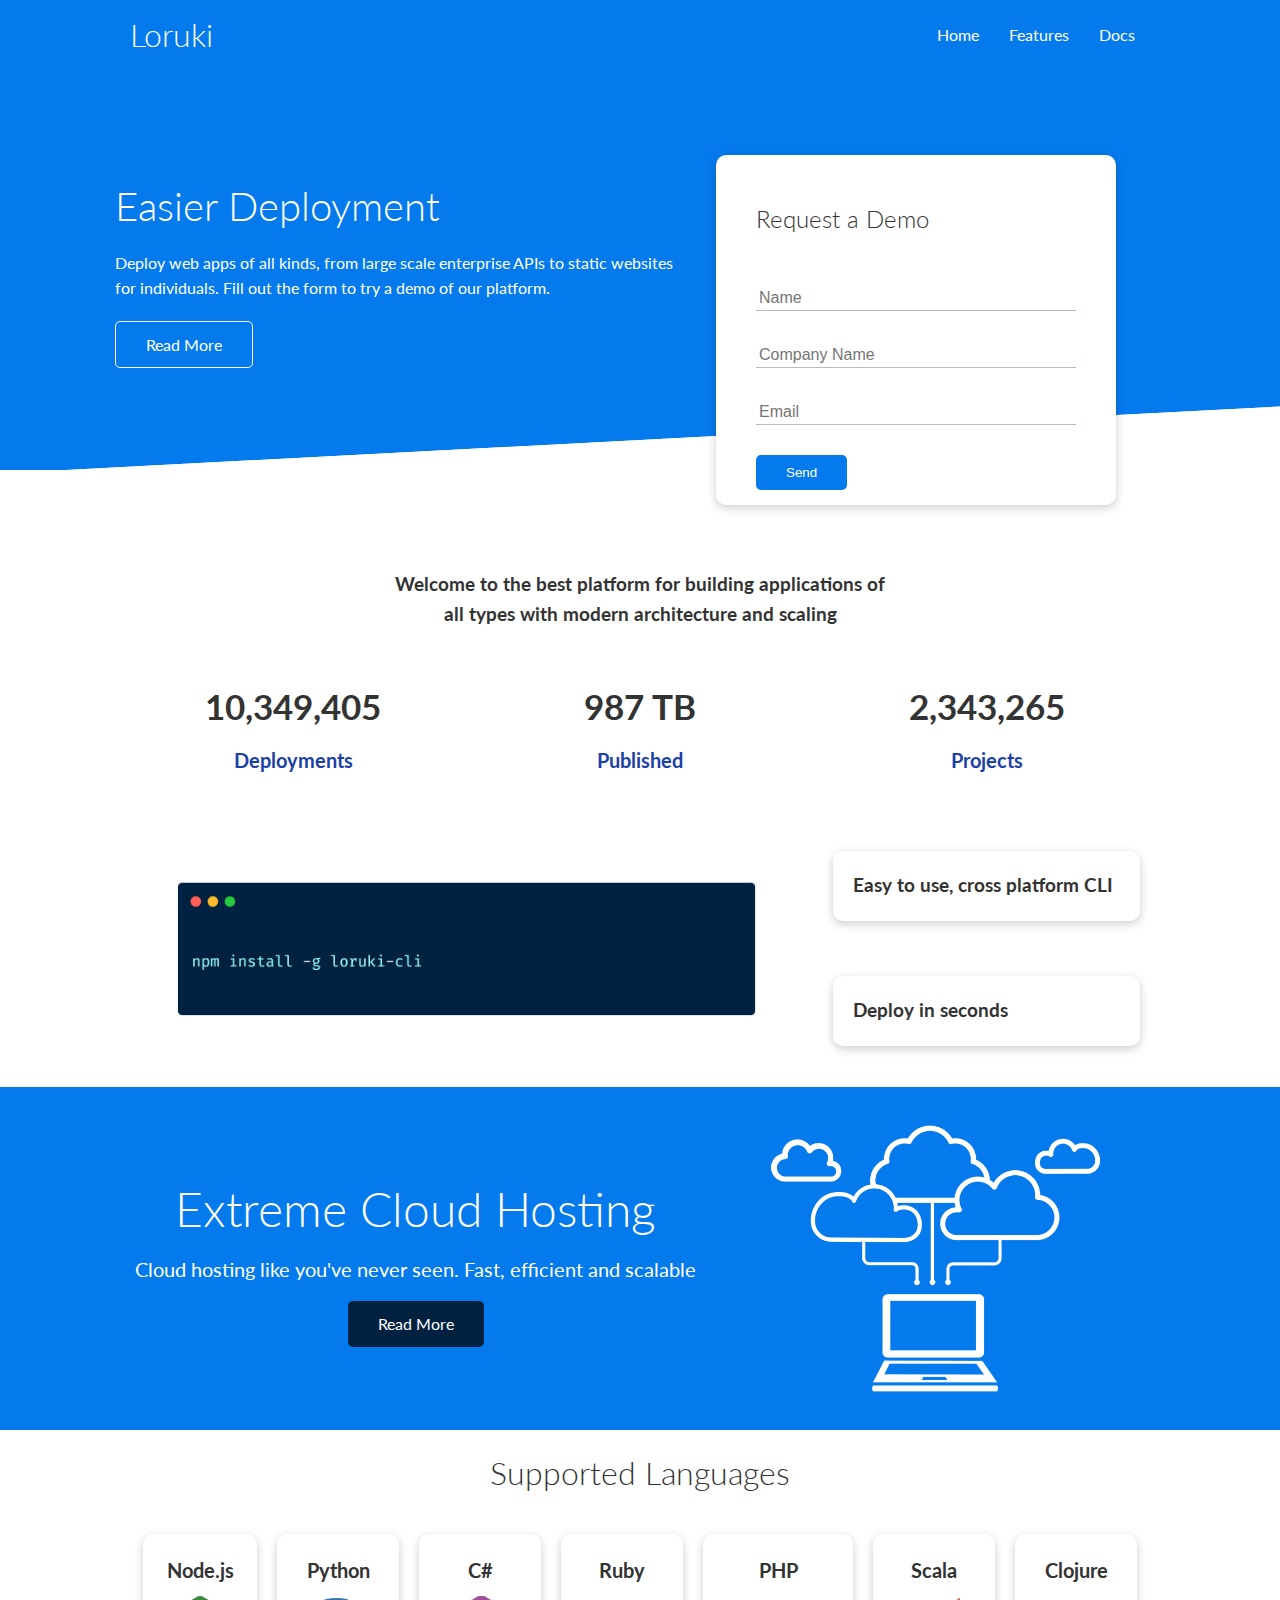
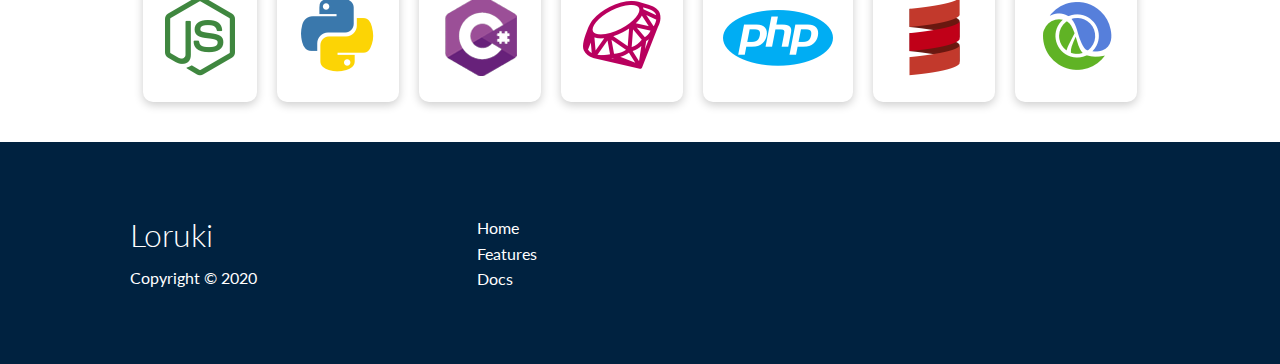
<file: index.html>
<!DOCTYPE html>
<html lang="en">
<head>
    <meta charset="UTF-8">
    <meta name="viewport" content="width=device-width, initial-scale=1.0">
    <link rel="stylesheet" href="https://cdnjs.cloudflare.com/ajax/libs/font-awesome/5.15.1/css/all.min.css" integrity="sha512-+4zCK9k+qNFUR5X+cKL9EIR+ZOhtIloNl9GIKS57V1MyNsYpYcUrUeQc9vNfzsWfV28IaLL3i96P9sdNyeRssA==" crossorigin="anonymous" />
    <link rel="stylesheet" href="css/utilities.css">
    <link rel="stylesheet" href="css/style.css">
    <title>Loruki | Cloud hosting</title>
</head>
<body>
    <div class="navbar">
        <div class="container flex">
            <h1 class="logo">Loruki</h1>
            <nav>
                <ul>
                    <li><a href="index.html">Home</a></li>
                    <li><a href="features.html">Features</a></li>
                    <li><a href="docs.html">Docs</a></li>
                </ul>
            </nav>
        </div>
    </div>    
    <section class="showcase">
        <div class="container grid">
            <div class="showcase-text">
                <h1>Easier Deployment</h1>
                <p>Deploy web apps of all kinds, from
                    large scale enterprise APIs to static
                    websites for individuals. Fill out the
                    form to try a demo of our platform.
                </p>
                <a href="features.html" class="btn btn-outline">Read More</a>
            </div>
            <div class="showcase-form card">
                <h2>Request a Demo</h2>
                 <form name="contact" netlify-honeypot="bot-field" method="POST" data-netlify="true" netlify>
                    <input type="hidden" name="form-name" value="contact">
                    <p class="hidden">
                        <label>Don’t fill this out if you're human: <input name="bot-field" /></label>
                      </p>
                    <div class="form-control">
                        <input type="text" name="name" placeholder="Name" required>
                    </div>
                    <div class="form-control">
                        <input type="text" name="company" placeholder="Company Name" required>
                    </div>
                    <div class="form-control">
                        <input type="email" name="email" placeholder="Email" required>
                    </div>
                    <input type="submit" value="Send" class="btn btn-primary">
                </form>
            </div>
        </div>
    </section>
    <!-- Stats -->
    <section class="stats">
        <div class="container">
            <h3 class="stats-heading text-center my-1">
                Welcome to the best platform for building applications of all types with modern architecture and scaling
            </h3>

            <div class="grid grid-3 text-center my-4">
                <div>
                    <i class="fas fa-server fa-3x"></i>
                    <h3>10,349,405</h3>
                    <p class="text-secondary">Deployments</p>
                </div>
                <div>
                    <i class="fas fa-upload fa-3x"></i>
                    <h3>987 TB</h3>
                    <p class="text-secondary">Published</p>
                </div>
                <div>
                    <i class="fas fa-project-diagram fa-3x"></i>
                    <h3>2,343,265</h3>
                    <p class="text-secondary">Projects</p>
                </div>
            </div>
        </div>
    </section>
    <!-- Cli -->
    <section class="cli">
        <div class="container grid">
            <img src="images/cli.png" alt="">
            <div class="card">
                <h3>Easy to use, cross platform CLI</h3>
            </div>
            <div class="card">
                <h3>Deploy in seconds</h3>
            </div>
        </div>
    </section>
    <!-- Cloud -->
    <section class="cloud bg-primary my-2 py-2">
        <div class="container grid">
            <div class="text-center">
                <h2 class="lg">Extreme Cloud Hosting</h2>
                <p class="lead my-1">Cloud hosting like you've never seen. Fast, efficient and scalable</p>
                <a href="features.html" class="btn btn-dark">Read More</a>
            </div>
            <img src="images/cloud.png" alt="">
        </div>
    </section>
    <!-- Languages -->
    <section class="languages">
        <h2 class="md text-center my-2">
            Supported Languages
        </h2>
        <div class="container flex">
            <div class="card">
                <h4>Node.js</h4>
                <img src="images/logos/node.png" alt="">
            </div>
            <div class="card">
                <h4>Python</h4>
                <img src="images/logos/python.png" alt="">
              </div>
              <div class="card">
                <h4>C#</h4>
                <img src="images/logos/csharp.png" alt="">
              </div>
              <div class="card">
                <h4>Ruby</h4>
                <img src="images/logos/ruby.png" alt="">
              </div>
              <div class="card">
                <h4>PHP</h4>
                <img src="images/logos/php.png" alt="">
              </div>
              <div class="card">
                <h4>Scala</h4>
                <img src="images/logos/scala.png" alt="">
              </div>
              <div class="card">
                <h4>Clojure</h4>
                <img src="images/logos/clojure.png" alt="">
              </div>
        </div>
    </section>
    <!-- Footer -->
    <footer class="footer bg-dark py-5">
        <div class="container grid grid-3">
            <div>
                <h1>Loruki
                </h1>
                <p>Copyright &copy; 2020</p>
            </div>
            <nav>
                <ul>
                    <li><a href="index.html">Home</a></li>
                    <li><a href="features.html">Features</a></li>
                    <li><a href="docs.html">Docs</a></li>
                </ul>
            </nav>
            <div class="social">
                <a href="#"><i class="fab fa-github fa-2x"></i></a>
                <a href="#"><i class="fab fa-facebook fa-2x"></i></a>
                <a href="#"><i class="fab fa-instagram fa-2x"></i></a>
                <a href="#"><i class="fab fa-twitter fa-2x"></i></a>
            </div>
        </div>
    </footer>
</body>
</html>
</file>
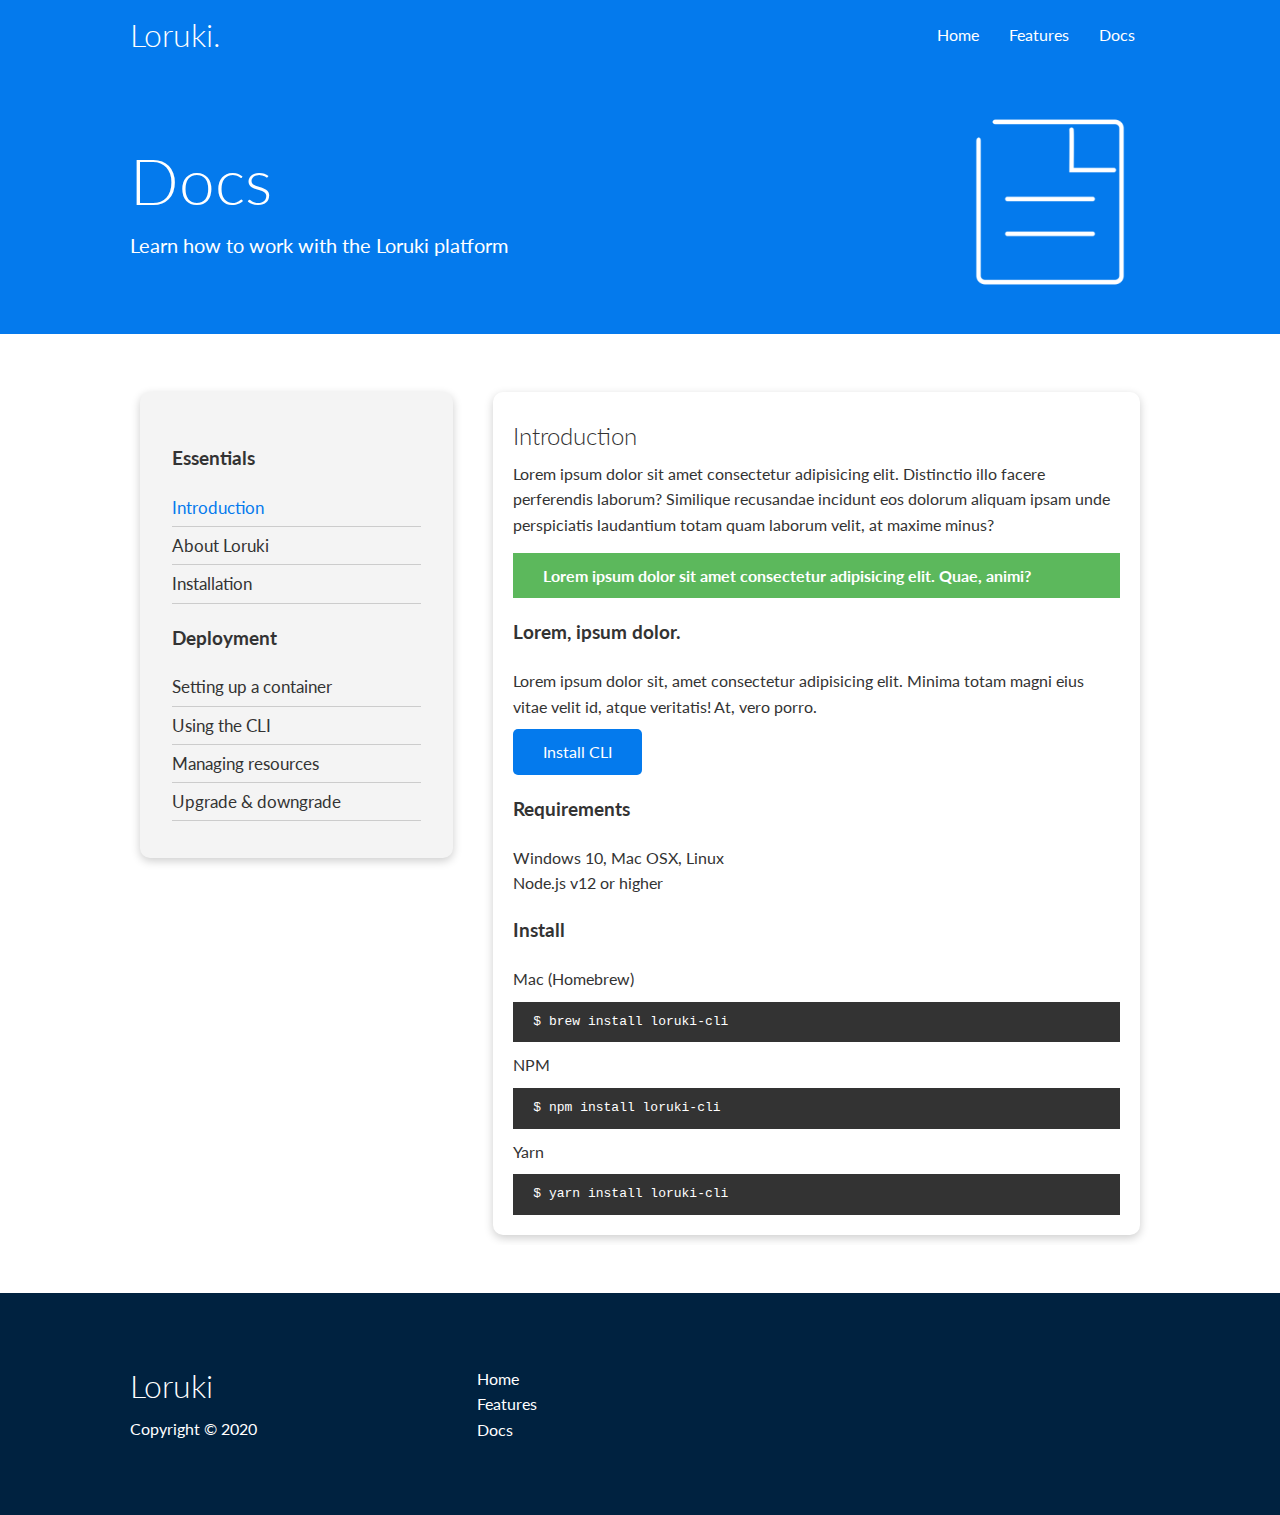
<file: docs.html>
<!DOCTYPE html>
<html lang="en">
<head>
    <meta charset="UTF-8">
    <meta name="viewport" content="width=device-width, initial-scale=1.0">
    <link rel="stylesheet" href="https://cdnjs.cloudflare.com/ajax/libs/font-awesome/5.15.1/css/all.min.css" integrity="sha512-+4zCK9k+qNFUR5X+cKL9EIR+ZOhtIloNl9GIKS57V1MyNsYpYcUrUeQc9vNfzsWfV28IaLL3i96P9sdNyeRssA==" crossorigin="anonymous" />
    <link rel="stylesheet" href="css/utilities.css">
    <link rel="stylesheet" href="css/style.css">
    <title>Loruki | Cloud Hosting For Everyone</title>
</head>
<body>
    <!-- Navbar -->
    <div class="navbar">
        <div class="container flex">
            <h1 class="logo">Loruki.</h1>
            <nav>
                <ul>
                    <li><a href="index.html">Home</a></li>
                    <li><a href="features.html">Features</a></li>
                    <li><a href="docs.html">Docs</a></li>
                </ul>
            </nav>
        </div>
    </div>

    <!-- Head -->
    <section class="docs-head bg-primary py-3">
        <div class="container grid">
            <div>
                <h1 class="xl">Docs</h1>
                <p class="lead">
                    Learn how to work with the Loruki platform
                </p>
            </div>
            <img src="images/docs.png" alt="">
        </div>
    </section>

    <!-- Docs main -->
    <section class="docs-main my-4">
        <div class="container grid">
            <div class="card bg-light p-3">
                <h3 class="my-2">Essentials</h3>
                <nav>
                    <ul>
                        <li><a class="text-primary" href="#">Introduction</a></li>
                        <li><a href="#">About Loruki</a></li>
                        <li><a href="#">Installation</a></li>
                    </ul>
                </nav>

                <h3 class="my-2">Deployment</h3>
                <nav>
                    <ul>
                        <li><a href="#">Setting up a container</a></li>
							<li><a href="#">Using the CLI</a></li>
							<li><a href="#">Managing resources</a></li>
							<li><a href="#">Upgrade & downgrade</a></li>
                    </ul>
                </nav>
            </div>
            <div class="card">
                <h2>Introduction</h2>
                <p>Lorem ipsum dolor sit amet consectetur adipisicing elit. Distinctio illo facere perferendis laborum? Similique recusandae incidunt eos dolorum aliquam ipsam unde perspiciatis laudantium totam quam laborum velit, at maxime minus?</p>

                <div class="alert alert-success">
                    <i class="fas fa-info"></i> Lorem ipsum dolor sit amet consectetur adipisicing elit. Quae, animi?
                </div>

                <h3>Lorem, ipsum dolor.</h3>
                <p>Lorem ipsum dolor sit, amet consectetur adipisicing elit. Minima totam magni eius vitae velit id, atque veritatis! At, vero porro.</p>
                <a href="#" class="btn btn-primary">Install CLI</a>

                <h3>Requirements</h3>
                <ul>
                    <li>Windows 10, Mac OSX, Linux</li>
                    <li>Node.js v12 or higher</li>
                </ul>

                <h3>Install</h3>
                <p>Mac (Homebrew)</p>
                <pre><code>$ brew install loruki-cli</code></pre>
                <p>NPM</p>
                <pre><code>$ npm install loruki-cli</code></pre>
                <p>Yarn</p>
                <pre><code>$ yarn install loruki-cli</code></pre>

            </div>
        </div>
    </section>
    
    <!-- Footer -->
    <footer class="footer bg-dark py-5">
        <div class="container grid grid-3">
            <div>
                <h1>Loruki
                </h1>
                <p>Copyright &copy; 2020</p>
            </div>
            <nav>
                <ul>
                    <li><a href="index.html">Home</a></li>
                    <li><a href="features.html">Features</a></li>
                    <li><a href="docs.html">Docs</a></li>
                </ul>
            </nav>
            <div class="social">
                <a href="#"><i class="fab fa-github fa-2x"></i></a>
                <a href="#"><i class="fab fa-facebook fa-2x"></i></a>
                <a href="#"><i class="fab fa-instagram fa-2x"></i></a>
                <a href="#"><i class="fab fa-twitter fa-2x"></i></a>
            </div>
        </div>
    </footer>
</body>
</html>
</file>
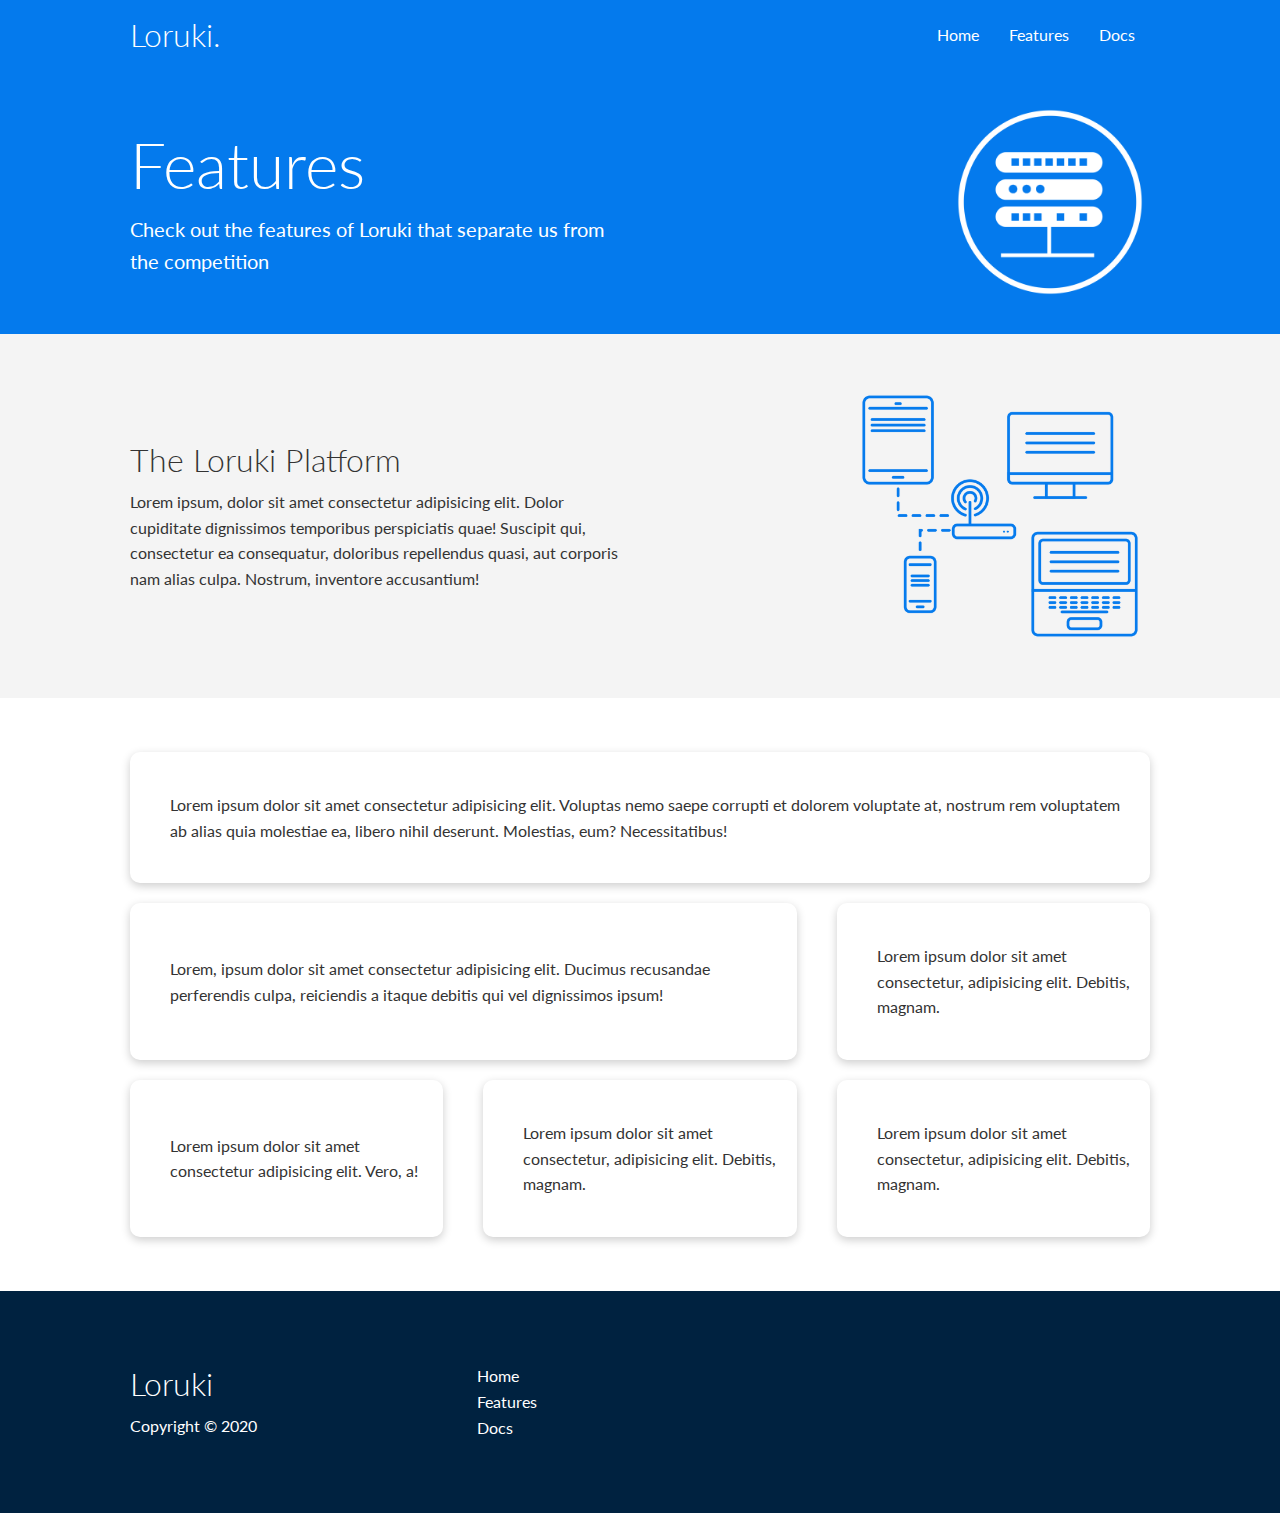
<file: features.html>
<!DOCTYPE html>
<html lang="en">
<head>
    <meta charset="UTF-8">
    <meta name="viewport" content="width=device-width, initial-scale=1.0">
    <link rel="stylesheet" href="https://cdnjs.cloudflare.com/ajax/libs/font-awesome/5.15.1/css/all.min.css" integrity="sha512-+4zCK9k+qNFUR5X+cKL9EIR+ZOhtIloNl9GIKS57V1MyNsYpYcUrUeQc9vNfzsWfV28IaLL3i96P9sdNyeRssA==" crossorigin="anonymous" />
    <link rel="stylesheet" href="css/utilities.css">
    <link rel="stylesheet" href="css/style.css">
    <title>Loruki | Cloud Hosting For Everyone</title>
</head>
<body>
    <!-- Navbar -->
    <div class="navbar">
        <div class="container flex">
            <h1 class="logo">Loruki.</h1>
            <nav>
                <ul>
                    <li><a href="index.html">Home</a></li>
                    <li><a href="features.html">Features</a></li>
                    <li><a href="docs.html">Docs</a></li>
                </ul>
            </nav>
        </div>
    </div>

    <!-- Head -->
    <section class="features-head bg-primary py-3">
        <div class="container grid">
            <div>
                <h1 class="xl">Features</h1>
                <p class="lead">
                    Check out the features of Loruki that separate us from the
						competition
                </p>
            </div>
            <img src="images/server.png" alt="">
        </div>
    </section>

    <!-- Sub head -->
    <section class="features-sub-head bg-light py-3">
        <div class="container grid">
            <div>
                <h1 class="md">The Loruki Platform</h1>
                <p>
                    Lorem ipsum, dolor sit amet consectetur adipisicing elit. Dolor cupiditate dignissimos temporibus perspiciatis quae! Suscipit qui, consectetur ea consequatur, doloribus repellendus quasi, aut corporis nam alias culpa. Nostrum, inventore accusantium!
                </p>
            </div>
            <img src="images/server2.png" alt="">
        </div>
    </section>

    <section class="features-main my-2">
        <div class="container grid grid-3">
            <div class="card flex">
                <i class="fas fa-server fa-3x"></i>
                <p>Lorem ipsum dolor sit amet consectetur adipisicing elit. Voluptas nemo saepe corrupti et dolorem voluptate at, nostrum rem voluptatem ab alias quia molestiae ea, libero nihil deserunt. Molestias, eum? Necessitatibus!</p>
            </div>
            <div class="card flex">
                <i class="fas fa-network-wired fa-3x"></i>
                <p>
                    Lorem, ipsum dolor sit amet consectetur adipisicing elit. Ducimus
                    recusandae perferendis culpa, reiciendis a itaque debitis qui vel
                    dignissimos ipsum!
                </p>
            </div>
            <div class="card flex">
                <i class="fas fa-laptop-code fa-3x"></i>
                <p>
                    Lorem ipsum dolor sit amet consectetur, adipisicing elit. Debitis,
                    magnam.
                </p>
            </div>
            <div class="card flex">
                <i class="fas fa-database fa-3x"></i>
                <p>
                    Lorem ipsum dolor sit amet consectetur adipisicing elit. Vero, a!
                </p>
            </div>
            <div class="card flex">
                <i class="fas fa-power-off fa-3x"></i>
                <p>
                    Lorem ipsum dolor sit amet consectetur, adipisicing elit. Debitis,
                    magnam.
                </p>
            </div>
            <div class="card flex">
                <i class="fas fa-upload fa-3x"></i>
                <p>
                    Lorem ipsum dolor sit amet consectetur, adipisicing elit. Debitis,
                    magnam.
                </p>
            </div>
        </div>
    </section>
    
    <!-- Footer -->
    <footer class="footer bg-dark py-5">
        <div class="container grid grid-3">
            <div>
                <h1>Loruki
                </h1>
                <p>Copyright &copy; 2020</p>
            </div>
            <nav>
                <ul>
                    <li><a href="index.html">Home</a></li>
                    <li><a href="features.html">Features</a></li>
                    <li><a href="docs.html">Docs</a></li>
                </ul>
            </nav>
            <div class="social">
                <a href="#"><i class="fab fa-github fa-2x"></i></a>
                <a href="#"><i class="fab fa-facebook fa-2x"></i></a>
                <a href="#"><i class="fab fa-instagram fa-2x"></i></a>
                <a href="#"><i class="fab fa-twitter fa-2x"></i></a>
            </div>
        </div>
    </footer>
</body>
</html>
</file>
<file: css/utilities.css>
.container {
    max-width: 1100px;
    margin: 0 auto;
    overflow: auto;
    padding: 0 40px;
}

.card {
    background-color: #fff;
    color: #333;
    border-radius: 10px;
    box-shadow: 0 3px 10px rgba(0, 0, 0, 0.2);
    padding: 20px;
    margin: 10px;
}

.btn {
    display: inline-block;
    padding: 10px 30px;
    cursor: pointer;
    background: var(--primary-color);
    color: #fff;
    border: none;
    border-radius: 5px;
}

.btn-outline {
    background-color: transparent;
    border: 1px #fff solid;
}

.btn:hover {
    transform: scale(0.96);
}

/* Backgrounds & colored buttons */
.bg-primary,
.btn-primary {
    background-color: var(--primary-color);
    color: #fff;
}

.bg-secondary,
.btn-secondary {
    background-color: var(--secondary-color);
    color: #fff;
}

.bg-dark,
.btn-dark {
    background-color: var(--dark-color);
    color: #fff;
}

.bg-light,
.btn-light {
    background-color: var(--light-color);
    color: #333;
}

.bg-primary a,
.btn-primary a,
.bg-secondary a,
.btn-secondary a,
.bg-dark a,
.btn-dark a {
    color: #fff;
}

/* Text colors */
.text-primary {
    color: var(--primary-color);
}

.text-secondary {
    color: var(--secondary-color);
}

.text-dark {
    color: var(--dark-color);
}

.text-light {
    color: var(--light-color);
}

/* Text sizes */
.lead {
  font-size: 20px;
}

.sm {
  font-size: 1rem;
}

.md {
  font-size: 2rem;
}

.lg {
  font-size: 3rem;
}

.xl {
  font-size: 4rem;
}

.text-center {
    text-align: center;
}

/* Alert */
.alert {
    background-color: var(--light-color);
    padding: 10px 20px;
    font-weight: bold;
    margin: 15px 0;
}

.alert i {
    margin-right: 10px;
}

.alert-success {
    background-color: var(--success-color);
    color: #fff;
}

.alert-error {
    background-color: var(--error-color);
    color: #fff;
}

.flex {
    display: flex;
    justify-content: center;
    align-items: center;
    height: 100%;
}

.grid {
    display: grid;
    grid-template-columns: repeat(2, 1fr);
    gap: 20px;
    justify-content: center;
    align-items: center;
    height: 100%;
}

.grid-3 {
    grid-template-columns: repeat(3, 1fr);
}

/*Margin*/
.my-1 {
    margin: 1rem 0;
}

.my-2 {
    margin: 1.5rem 0;
}

.my-3 {
    margin: 2rem 0;
}

.my-4 {
    margin: 3rem 0;
}

.my-5 {
    margin: 4rem 0;
}

.m-1 {
    margin: 1rem;
}

.m-2 {
    margin: 1.5rem;
}

.m-3 {
    margin: 2rem;
}

.m-4 {
    margin: 3rem;
}

.m-5 {
    margin: 4rem;
}

/* Padding */
.py-1 {
    padding: 1rem 0;
}

.py-2 {
    padding: 1.5rem 0;
}

.py-3 {
    padding: 2rem 0;
}

.py-4 {
    padding: 3rem 0;
}

.py-5 {
    padding: 4rem 0;
}

.p-1 {
    padding: 1rem;
}

.p-2 {
    padding: 1.5rem;
}

.p-3 {
    padding: 2rem;
}

.p-4 {
    padding: 3rem;
}

.p-5 {
    padding: 4rem;
}
</file>
<file: css/style.css>
@import url('https://fonts.googleapis.com/css2?family=Lato:wght@300;400&display=swap');

:root {
    --primary-color: #047aed;
    --secondary-color: #1c3fa8;
    --dark-color: #002240;
    --light-color: #f4f4f4;
    --success-color: #5cb85c;
    --error-color: #d9534f;
}

* {
    box-sizing: border-box;
    padding: 0;
    margin: 0;
}

body {
    font-family: 'Lato', sans-serif;
    color: #333;
    line-height: 1.6;
}

ul {
    list-style-type: none;
}

a {
    text-decoration: none;
    color: #333;
}

h1,
h2 {
    font-weight: 300;
    line-height: 1.2;
    margin: 10px 0;
}

p {
    margin: 10px 0;
}

img {
    width: 100%;
}

code,
pre {
    background: #333;
    color: #fff;
    padding: 10px;
}

.hidden {
    visibility: hidden;
    height: 0;
}

.navbar {
    background-color: var(--primary-color);
    color: #fff;
    height: 70px;
}

.navbar ul {
    display: flex
}

.navbar a {
    color: #fff;
    padding: 10px;
    margin: 0 5px;
}

.navbar a:hover {
    border-bottom: 2px #fff solid;
}

.navbar .flex {
    justify-content: space-between;
}

.showcase {
    height: 400px;
    background-color: var(--primary-color);
    color: #fff;
    position: relative;
}

.showcase h1 {
    font-size: 40px;
}

.showcase p {
    margin: 20px 0;
}

.showcase .grid {
    overflow: visible;
    grid-template-columns: 55% 45%;
    gap: 30px;
}

.showcase-text {
    animation: slideInFromLeft 1s ease-in;
}

.showcase-form{
    position: relative;
    top: 60px;
    height: 350px;
    width: 400px;
    padding: 40px;
    z-index: 100;
    animation: slideInFromRight 1s ease-in;
}

.showcase-form .form-control{
    margin: 30px 0;
}

.showcase-form input[type='text'],
.showcase-form input[type='email']{
    border: 0;
    border-bottom: 1px solid #b4becb;
    width: 100%;
    padding: 3px;
    font-size: 16px;
}

.showcase-form input:focus{
    outline: none;
}

.showcase::before,
.showcase::after {
    content: '';
    position: absolute;
    height: 100px;
    bottom: -70px;
    right: 0;
    left: 0;
    background: #fff;
    transform: skewY(-3deg);
    -webkit-transform: skewY(-3deg);
    -moz-transform: skewY(-3deg);
    -ms-transform: skewY(-3deg);
}

.stats {
    padding-top: 100px;
    animation: slideInFromBottom 1s ease-in;
}

.stats-heading {
    max-width: 500px;
    margin: auto;
}

.stats .grid h3 {
    font-size: 35px;
}

.stats .grid p {
    font-size: 20px;
    font-weight: bold;
}

.cli .grid {
    grid-template-columns: repeat(3, 1fr);
    grid-template-rows: repeat(2, 1fr);
}

.cli .grid > *:first-child {
    grid-column: 1 / span 2;
    grid-row: 1 / span 2;
}

.cloud .grid {
    grid-template-columns: 4fr 3fr;
}

/* Languages */
.languages .flex {
    flex-wrap: wrap;
}

.languages .card {
    text-align: center;
    margin: 18px 10px 40px;
    transition: transform 0.2s ease-in;
}

.languages .card h4 {
    font-size: 20px;
    margin-bottom: 10px;
}

.languages .card:hover {
    transform: translateY(-15px);
}

.footer .social a {
    margin: 0 10px;
}

/* Features */
.features-head img,
.docs-head img {
    width: 200px;
    justify-self: flex-end;
}

.features-sub-head img {
    width: 300px;
    justify-self: flex-end;
}

.features-main .card>i {
    margin-right: 20px;
}

.features-main .grid {
    padding: 30px;
}

.features-main .grid>*:first-child {
    grid-column: 1 / span 3;
}

.features-main .grid>*:nth-child(2) {
    grid-column: 1 / span 2;
}

/* Docs */
.docs-main h3 {
    margin: 20px 0;
}

.docs-main .grid {
    grid-template-columns: 1fr 2fr;
    align-items: flex-start;
}

.docs-main nav li {
    font-size: 17px;
    padding-bottom: 5px;
    margin-bottom: 5px;
    border-bottom: 1px #ccc solid;
}

.docs-main a:hover {
    font-weight: bold;
}

/* Animations */
@keyframes slideInFromLeft {
    0% {
        transform: translateX(-100%);
    }

    100% {
        transform: translateX(0);
    }
}

@keyframes slideInFromRight {
    0% {
        transform: translateX(100%);
    }

    100% {
        transform: translateX(0);
    }
}

@keyframes slideInFromTop {
    0% {
        transform: translateY(-100%);
    }

    100% {
        transform: translateX(0);
    }
}

@keyframes slideInFromBottom {
    0% {
        transform: translateY(100%);
    }

    100% {
        transform: translateX(0);
    }
}

@media (max-width: 768px) {
    .grid,
    .showcase .grid,
    .stats .grid,
    .cli .grid,
    .cloud .grid,
    .features-main .grid,
    .docs-main .grid {
        grid-template-columns: 1fr;
        grid-template-rows: 1fr;
    }

    .showcase {
        height: auto;
    }

    .showcase-text {
        text-align: center;
        margin-top: 40px;
        animation: slideInFromTop 1s ease-in;
    }

    .showcase-form {
        justify-self: center;
        margin: auto;
        animation: slideInFromBottom 1s ease-in;
    }

    .cli .grid>*:first-child {
        grid-column: 1;
        grid-row: 1;
    }

    .features-head,
    .features-sub-head,
    .docs-head {
        text-align: center;
    }

    .features-head img,
    .features-sub-head img,
    .docs-head img {
        justify-self: center;
    }

    .features-main .grid>*:first-child,
    .features-main .grid>*:nth-child(2) {
        grid-column: 1;
    }
}

@media (max-width: 500px) {
    .navbar {
        height: 110px;
    }

    .navbar .flex {
        flex-direction: column;
    }

    .navbar ul {
        padding: 10px;
        background-color: rgba(0, 0, 0, 0.1);
    }

    .showcase-form {
        width: 300px;
    }
}
</file>
